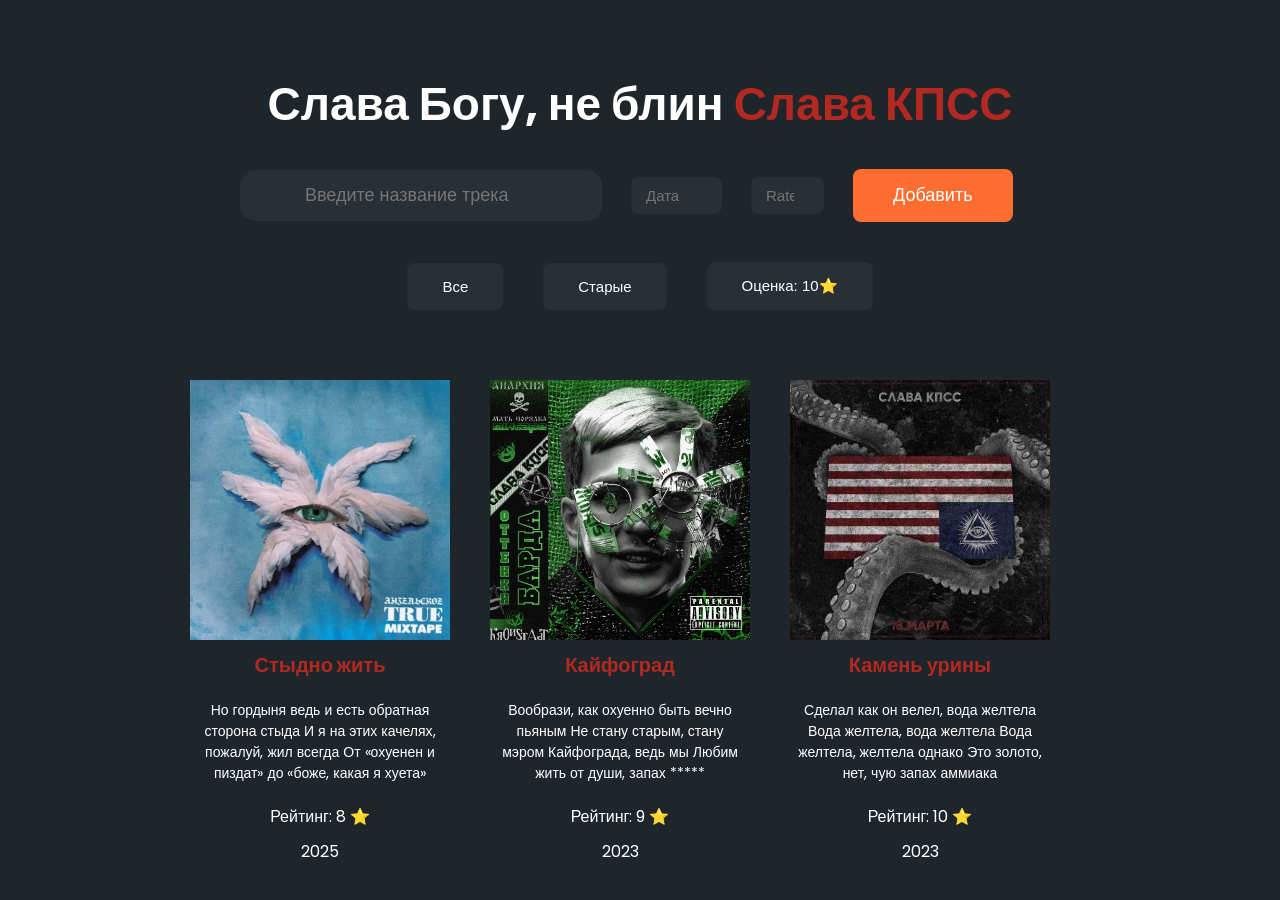
<file: index.html>
<!DOCTYPE html>
<html lang="en">
<head>
    <meta charset="UTF-8">
    <meta name="viewport" content="width=device-width, initial-scale=1.0">
    <title>Интерактивная дискография</title>
    <link rel="stylesheet" href="./style.css">
</head>
<body>
    <h1>Слава Богу, не блин <span>Слава КПСС</span></h1>
    <div class="form__input">
        <input type="text" placeholder="Введите название трека" class="track__name">
        <input type="number" placeholder="Дата" min="2008" max="2025" class="time">
        <input type="number" placeholder="Rate" min="1", max="10" class="rate">
        <button class="btn__add-film">Добавить</button>
    </div>
   <div class="filters">
        <button class="filter-btn" data-filter="all">Все</button>
        <button class="filter-btn" data-filter="watched">Старые</button>
        <button class="filter-btn" data-filter="unwatched">Оценка: 10⭐</button>
   </div>
    <div class="cards__wrap">
        <div class="card">
            <img src="./image/true.webp" alt="" class="card__image">
            <h4 class="card-track__name">Стыдно жить</h4>
            <p class="desc">Но гордыня ведь и есть обратная сторона стыда
                И я на этих качелях, пожалуй, жил всегда
                От «охуенен и пиздат» до «боже, какая я хуета»</p>
            <p class="card__rate">Рейтинг: 8 ⭐</p>
            <p class="card__date">2025</p>
        </div>
        <div class="card">
            <img src="./image/bard.png" alt="" class="card__image">
            <h4 class="card-track__name">Кайфоград</h4>
            <p class="desc">Вообрази, как охуенно быть вечно пьяным
                Не стану старым, стану мэром Кайфограда, ведь мы
                Любим жить от души, запах *****</p>
            <p class="card__rate">Рейтинг: 9 ⭐</p>
            <p class="card__date">2023</p>
        </div>
        <div class="card">
            <img src="./image/usa.jpg" alt="" class="card__image">
            <h4 class="card-track__name">Камень урины</h4>
            <p class="desc"> Сделал как он велел, вода желтела
                Вода желтела, вода желтела
                Вода желтела, желтела однако
                Это золото, нет, чую запах аммиака</p>
            <p class="card__rate">Рейтинг: 10 ⭐</p>
            <p class="card__date">2023</p>
        </div>
    </div>
    <script src="./script.js"></script>
</body>
</html>
</file>
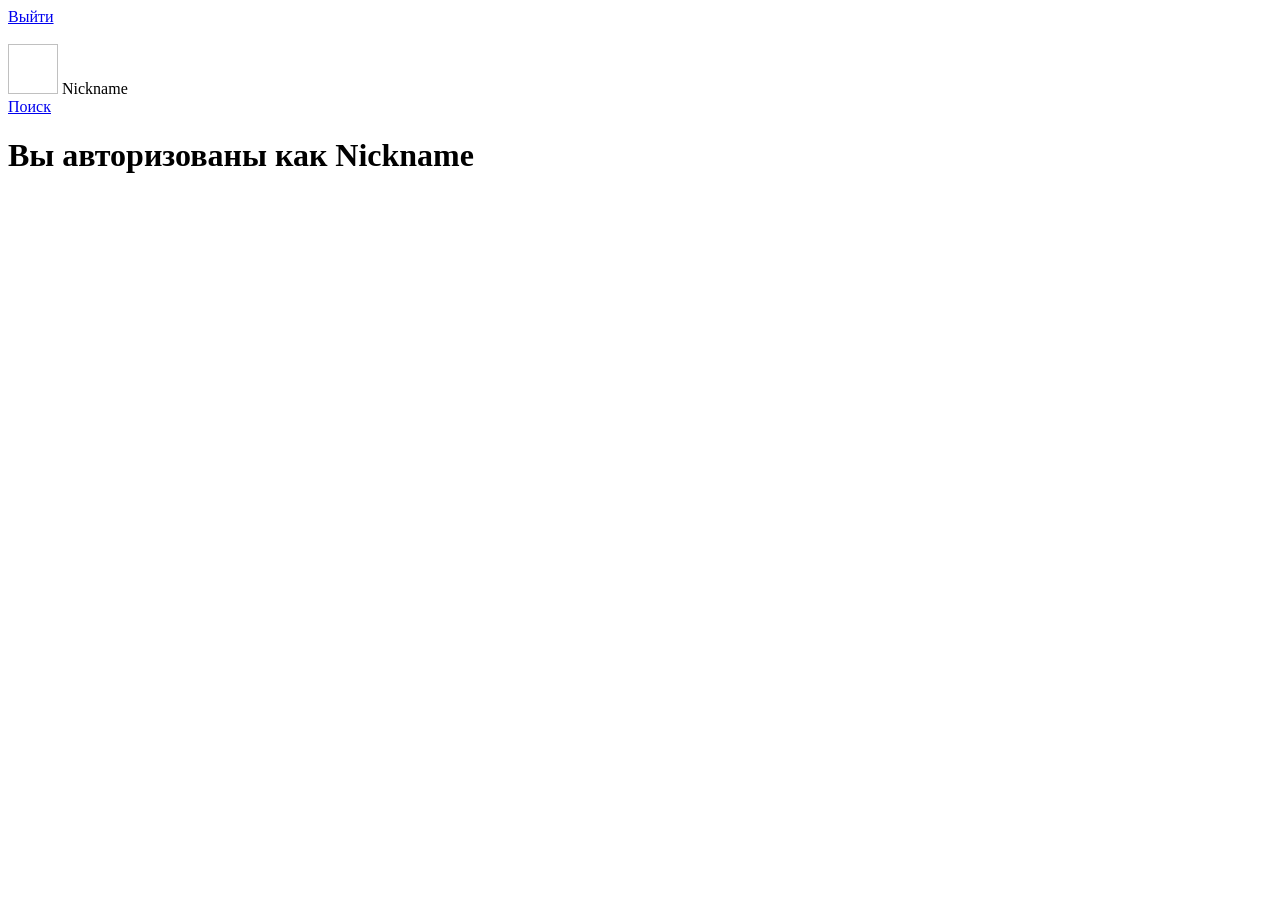
<file: pwa (1)/pwa/src/main/resources/templates/index.html>
<!DOCTYPE html>
<html xmlns:th="http://www.thymeleaf.org">
<head>
    <meta charset="UTF-8">
    <meta name="viewport" content="width=device-width">
    <link rel="stylesheet" th:href="@{/css/profileStyle.css}">
    <link rel="stylesheet" th:href="@{/css/polosaStyle.css}"/>
    <link rel="stylesheet" th:href="@{/css/tcal.css}">
    <link rel="stylesheet" th:href="@{/css/indexStyle.css}">
    <link rel="shortcut icon" th:href="@{/images/icon.png}" type="image/png">
    <title>Profile</title>
    <script src="https://ajax.googleapis.com/ajax/libs/jquery/3.5.1/jquery.min.js"></script>
    <script th:src="@{/js/tcal.js}"></script>


    <meta name="_csrf" th:content="${_csrf.token}" />
    <meta name="_csrf_header" th:content="${_csrf.headerName}" />
</head>
<body>
<div id="container">
    <div id="header-wrapper">
        <div id="polosa">
            <div id="search-exit">
                <form id="logoutForm" action="#" th:action="@{/logout}" method="post">
                    <a href="#" th:href="@{/logout}" th:text="#{button.exit}" class="exit">Выйти</a>
                </form>
                <a th:href="@{/}"><img th:src="@{/images/logotype.png}" alt="" class="logo"></a>
                <div id="session">
                    <a th:href = "@{'/user/' + ${nickname}}"><img th:src="@{/images/avatar.png}" class="avatar-session" alt="" width="50px" height="50px"></a>
                    <a class="nick-session" id="nickname" th:text="${nickname}" th:href = "@{'/user/' + ${nickname}}">Nickname</a>
                </div>
                <a href="#" th:href="@{/search}" th:text="#{button.search}" class="exit">Поиск</a>
            </div>
        </div>
    </div>
    <div id="content-wrapper">
        <div class="publications" id="content-publications">
            <h1>Вы авторизованы как <span th:text="${nickname}">Nickname</span></h1>
        </div>
        <div class="albums" id="content-album"></div>
        <div class="one-album" id="content-one-album"></div>
    </div>
</div>
</body>
</html>
</file>
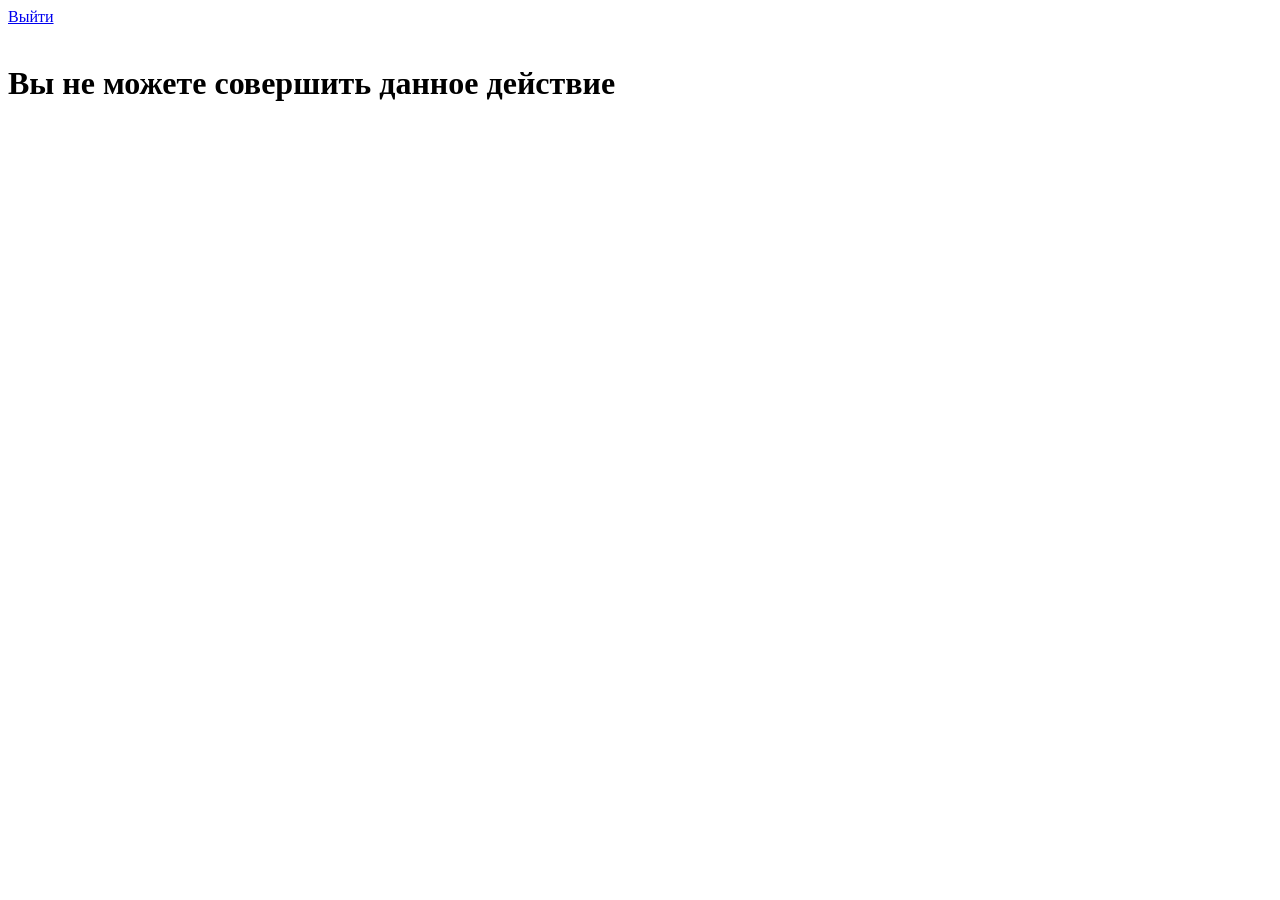
<file: pwa (1)/pwa/src/main/resources/templates/access-denied.html>
<!DOCTYPE html>
<html  xmlns:th="https://www.thymeleaf.org">

<head>
    <meta charset="UTF-8">
    <meta name="viewport" content="width=device-width">
    <link rel="stylesheet" th:href="@{/css/profileStyle.css}">
    <link rel="stylesheet" th:href="@{/css/formStyle.css}">
    <link rel="stylesheet" th:href="@{/css/polosaStyle.css}"/>
    <link rel="stylesheet" th:href="@{/css/img-error.css}"/>
    <link rel="shortcut icon" th:href="@{/images/icon.png}" type="image/png">
    <title>Profile</title>
    <script src="https://ajax.googleapis.com/ajax/libs/jquery/3.5.1/jquery.min.js"></script>

    <meta name="_csrf" th:content="${_csrf.token}" />
    <meta name="_csrf_header" th:content="${_csrf.headerName}" />

</head>

<body>
<div id="container">
    <div id="header-wrapper">
        <div id="polosa">
            <div id="search-exit">
                <form id="logoutForm" action="#" th:action="@{/logout}" method="post">
                    <a href="#" th:href="@{/logout}" th:text="#{button.exit}" class="exit">Выйти</a>
                </form>
                <a th:href="@{/}"><img th:src="@{/images/logotype.png}" alt="" class="logo"></a>
            </div>
        </div>
    </div>

    <div id="content-wrapper">
        <div class="publications" id="content-publications">
            <h1>Вы не можете совершить данное действие</h1>
        </div>
    </div>
</div>
</body>

</html>
</file>
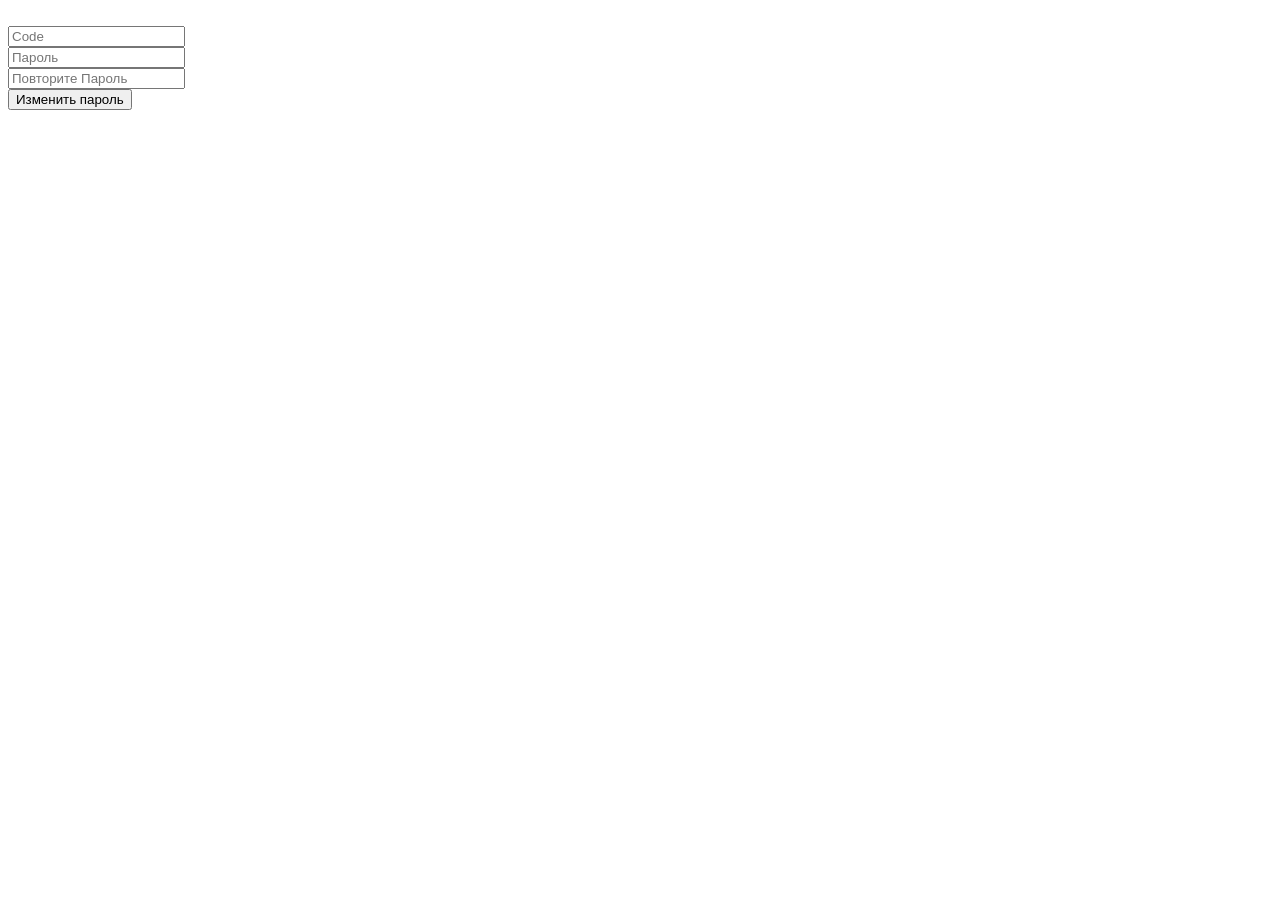
<file: pwa (1)/pwa/src/main/resources/templates/changePass.html>
<!DOCTYPE html>
<html xmlns:th="http://www.thymeleaf.org">

<head>
    <meta charset="UTF-8">
    <meta name="viewport" content="width=device-width">
	<link rel="shortcut icon" th:href="@{/images/icon.png}" type="image/png">
    <title>Change password</title>
    <link rel="stylesheet" th:href="@{/css/changePass.css}">
    <link rel="stylesheet" th:href="@{/css/formStyle.css}">
    <link href="https://fonts.googleapis.com/css2?family=Roboto:wght@300&display=swap" rel="stylesheet">
    <script th:src="@{https://snipp.ru/cdn/jquery/2.1.1/jquery.min.js}"></script>
    <script th:src="@{/js/showPass.js}"></script>
</head>

<body>

    <div id="container">
        <div class="form-wrapper">
            <form action="#" th:action="@{/change_password}" method="post" class="auto" th:object="${codeForm}">
               <div id="logo">
                   <img th:src="@{images/bluelogotype.png}" alt="">
               </div>
	            
                <div id="field1">
                    <input type="text" placeholder="Code" th:placeholder="#{input.code}" th:field="*{code}">
                </div>
                
                <div id="field2">
                    <input type="password" class="password-input" id="password1" placeholder="Пароль" name="password" th:field="*{password}">
                    <a href="#" class="password-control" id="eye1" onclick="showPassword('#password1', '#eye1')"></a>
                </div>
                
                <div id="field3">
                    <input type="password" class="password-input" id="password2" placeholder="Повторите Пароль" name="password" th:field="*{passwordConfirm}">
                    <a href="#" class="password-control" id="eye1" onclick="showPassword('#password1', '#eye1')"></a>
                </div>
                
                <input type="submit" class="enter" value="Изменить пароль" th:value="#{button.changePass}" th:href="@{/login}"> 
            </form>
        </div>
    </div>
    
</body>
</html>
</file>
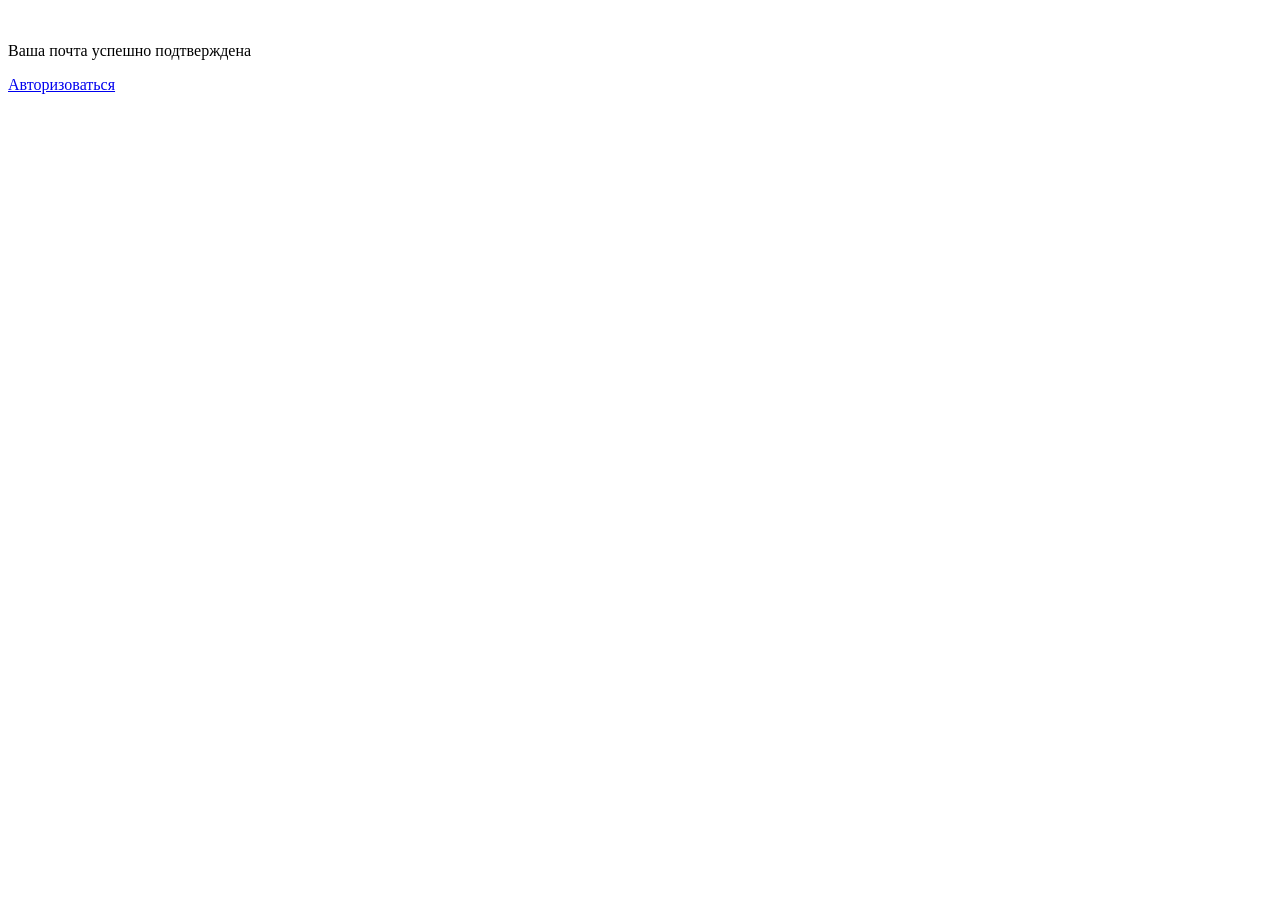
<file: pwa (1)/pwa/src/main/resources/templates/confirm.html>
<!DOCTYPE html>
<html xmlns:th="http://www.thymeleaf.org">
<head>
    <meta charset="UTF-8">
    <meta name="viewport" content="width=device-width">
    <link rel="shortcut icon" href="/images/icon.png" type="image/png">
    <title>Feed</title>
    <link rel="stylesheet" th:href="@{/css/confirmStyle.css}">
    <script th:src="@{https://ajax.googleapis.com/ajax/libs/jquery/3.5.1/jquery.min.js}"></script>
</head>
<body>
<div id="container">
    <div id="header-wrapper">
        <div id="polosa">
                <a href="#"><img th:src="@{images/logotype.png}" alt="" class="logo"></a>
        </div>
    </div>

    <div id="notification">
        <div id="text">
            <p th:text="#{confirmMessage}">Ваша почта успешно подтверждена</p>
        </div>
        <div id="close-button">
            <a href="#" th:href="@{/login}"><p class="close" th:text="#{button.autorization}">Авторизоваться</p></a>
        </div>
    </div>
</div>
</body>
</html>
</file>
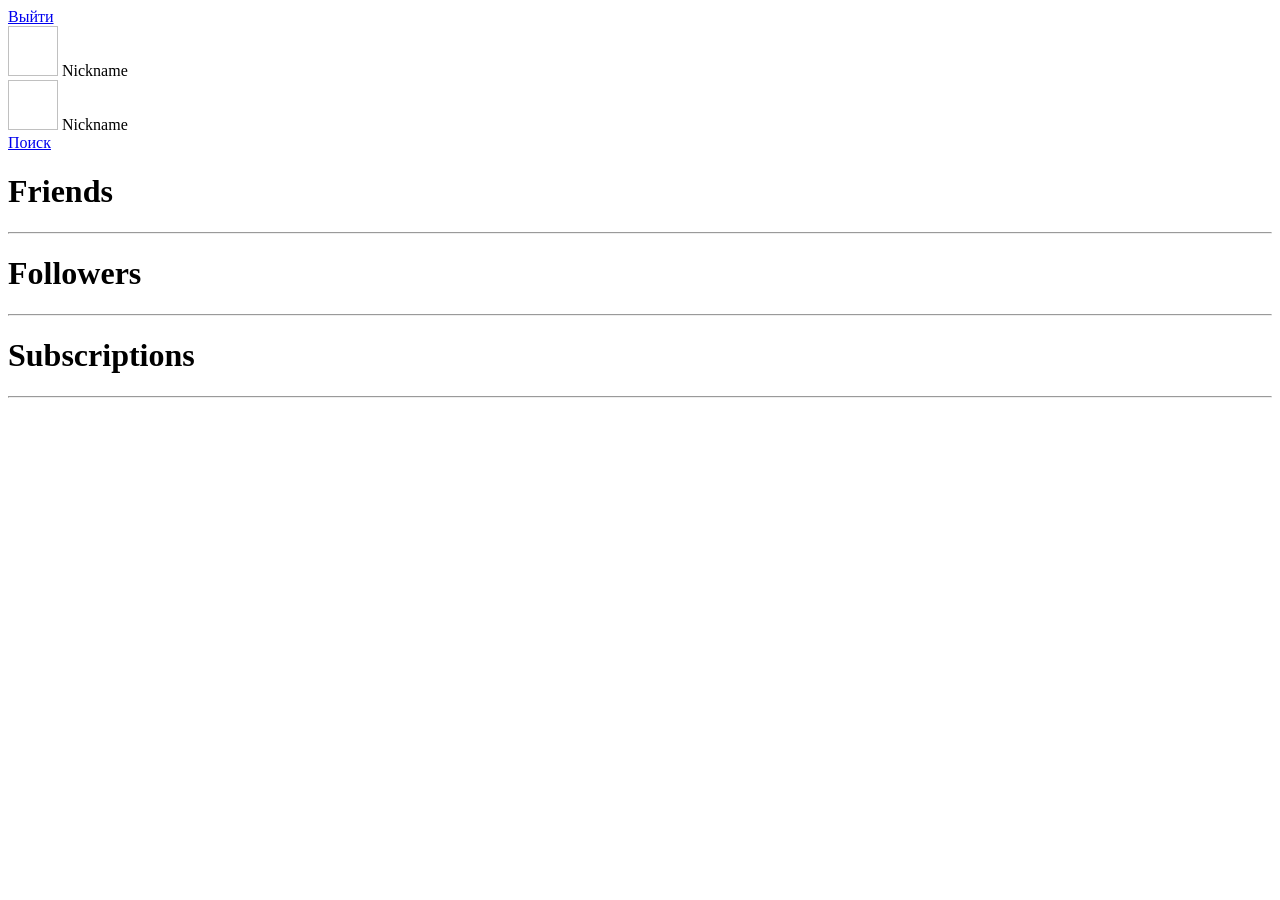
<file: pwa (1)/pwa/src/main/resources/templates/friendList.html>
<!DOCTYPE html>
<html xmlns:th="http://www.thymeleaf.org">
<head>
    <meta charset="UTF-8">
    <meta name="viewport" content="width=device-width">
    <link rel="shortcut icon" href="/images/icon.png" type="image/png">
    <title>Friend list</title>
    <link rel="stylesheet" th:href="@{/css/friendListStyle.css}">
    <link rel="stylesheet" th:href="@{/css/tcal.css}">
    <link rel="stylesheet" th:href="@{/css/polosaStyle.css}"/>
    <script th:src="@{https://ajax.googleapis.com/ajax/libs/jquery/3.5.1/jquery.min.js}"></script>
    <script th:src="@{/js/tcal.js}"></script>
    <script defer th:src="@{/js/friendListAJAX.js}"></script>
    
    <meta name="_csrf" th:content="${_csrf.token}" />
	<meta name="_csrf_header" th:content="${_csrf.headerName}" />
</head>
<body>
<div id="container">
    <div id="header-wrapper">
        <div id="polosa">
            <div id="search-exit">
                <a href="#" th:href="@{/logout}" class="exit">Выйти</a>
                <a th:href="@{/}"><img th:src="@{/images/logotype.png}" alt="" class="logo"></a>
                <div id="session">
                    <a th:href = "@{'/user/' + ${nickname}}"><img th:src="@{/images/avatar.png}" class="avatar-session" alt="" width="50px" height="50px"></a>
                    <a class="nick-session" id="nick" th:text="${nickname}" th:href = "@{'/user/' + ${nickname}}">Nickname</a>
                </div>
                 <div id="session">
                    <a th:href = "@{'/user/' + ${nicknameView}}"><img th:src="@{/images/avatar.png}" class="avatar-session" alt="" width="50px" height="50px"></a>
                    <a class="nick-session" id="nickView" th:text="${nicknameView}" th:href = "@{'/user/' + ${nicknameView}}">Nickname</a>
                </div>
                <a href="#" th:href="@{/search}" th:text="#{button.search}" class="exit">Поиск</a>
            </div>
        </div>
    </div>

    <div id="content-wrapper">
        <div id="content">
            <div id="list-wrapper">
                <div id="friends">
                    <h1>Friends</h1>
                   <hr id="start">
                </div>
                <div id="followers">
                    <h1>Followers</h1>
                   <hr id="start">
                </div>
                <div id="subscriptions">
                    <h1>Subscriptions</h1>
                   <hr id="start">
                </div>
            </div>
        </div>
    </div>
</div>
</body>
</html>
</file>
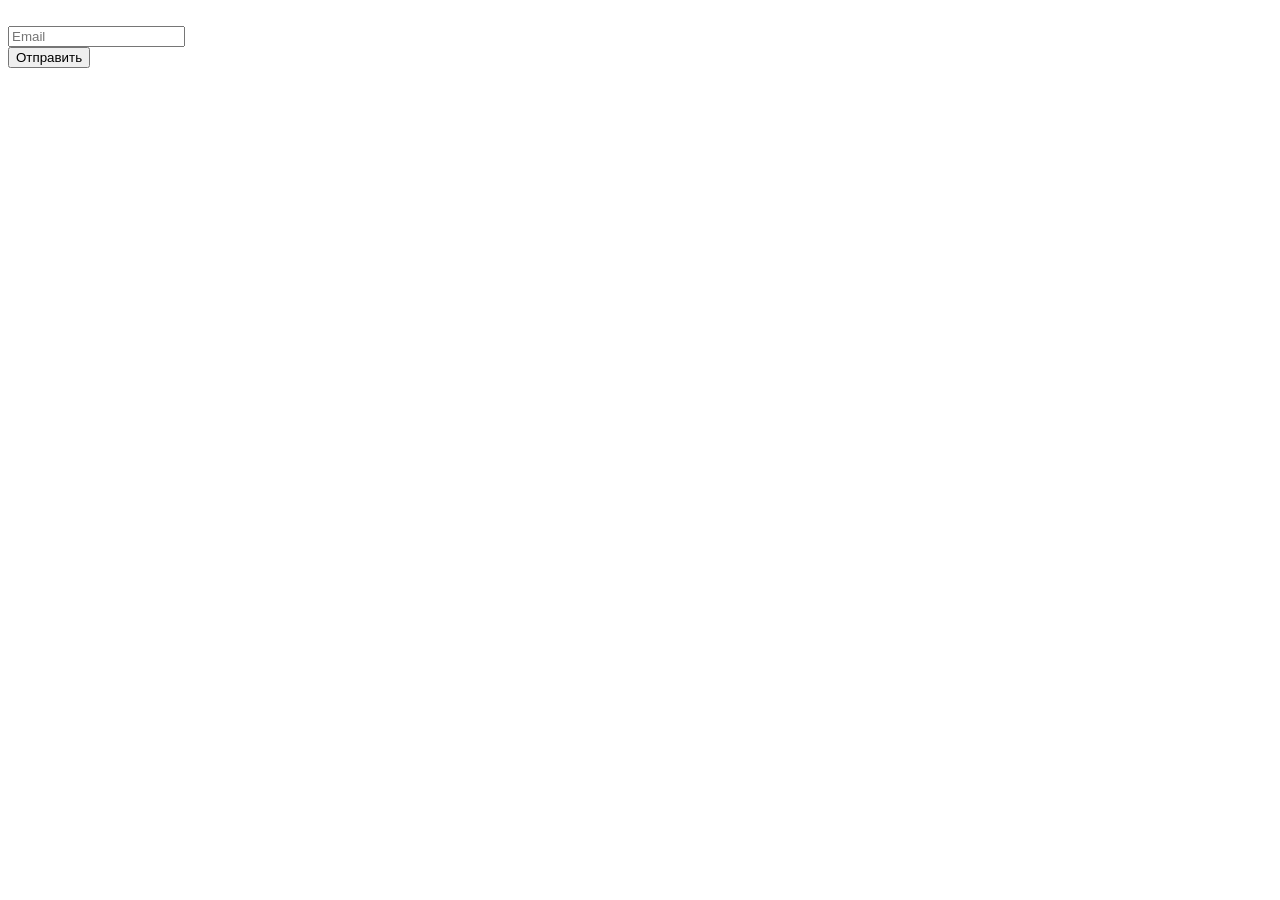
<file: pwa (1)/pwa/src/main/resources/templates/passwordRecovery.html>
<!DOCTYPE html>
<html xmlns:th="http://www.thymeleaf.org">

<head>
    <meta charset="UTF-8">
    <meta name="viewport" content="width=device-width">
    <link rel="shortcut icon" th:href="@{/images/icon.png}" type="image/png">
    <title>Change password</title>
    <link rel="stylesheet" th:href="@{/css/passwordRecovery.css}">
    <link rel="stylesheet" th:href="@{/css/formStyle.css}">
    <link href="https://fonts.googleapis.com/css2?family=Roboto:wght@300&display=swap" rel="stylesheet">
    <script th:src="@{https://snipp.ru/cdn/jquery/2.1.1/jquery.min.js}"></script>
	<script th:src="@{/static/js/notification.js}"></script>
</head>

	<body>
		<div id="container">
		    <div class="form-wrapper">
		        <form action="#" th:action="@{/recovery}" method="post" class="auto" th:object="${emailForm}">
		            <div id="logo">
		                <img th:src="@{/images/bluelogotype.png}" alt="">
		            </div>
		            
		            <div id="field1">
		                <input type="email" class="email" placeholder="Email" th:field="*{email}">
		            </div>
		            
		            <div id="field3">
		                <input type="submit" class="enter" value="Отправить" th:value="#{emailSubmit}" th:href="@{/change_password}">
		            </div>
		            
		        </form>
		    </div>
		</div>
	</body>
	
</html>
</file>
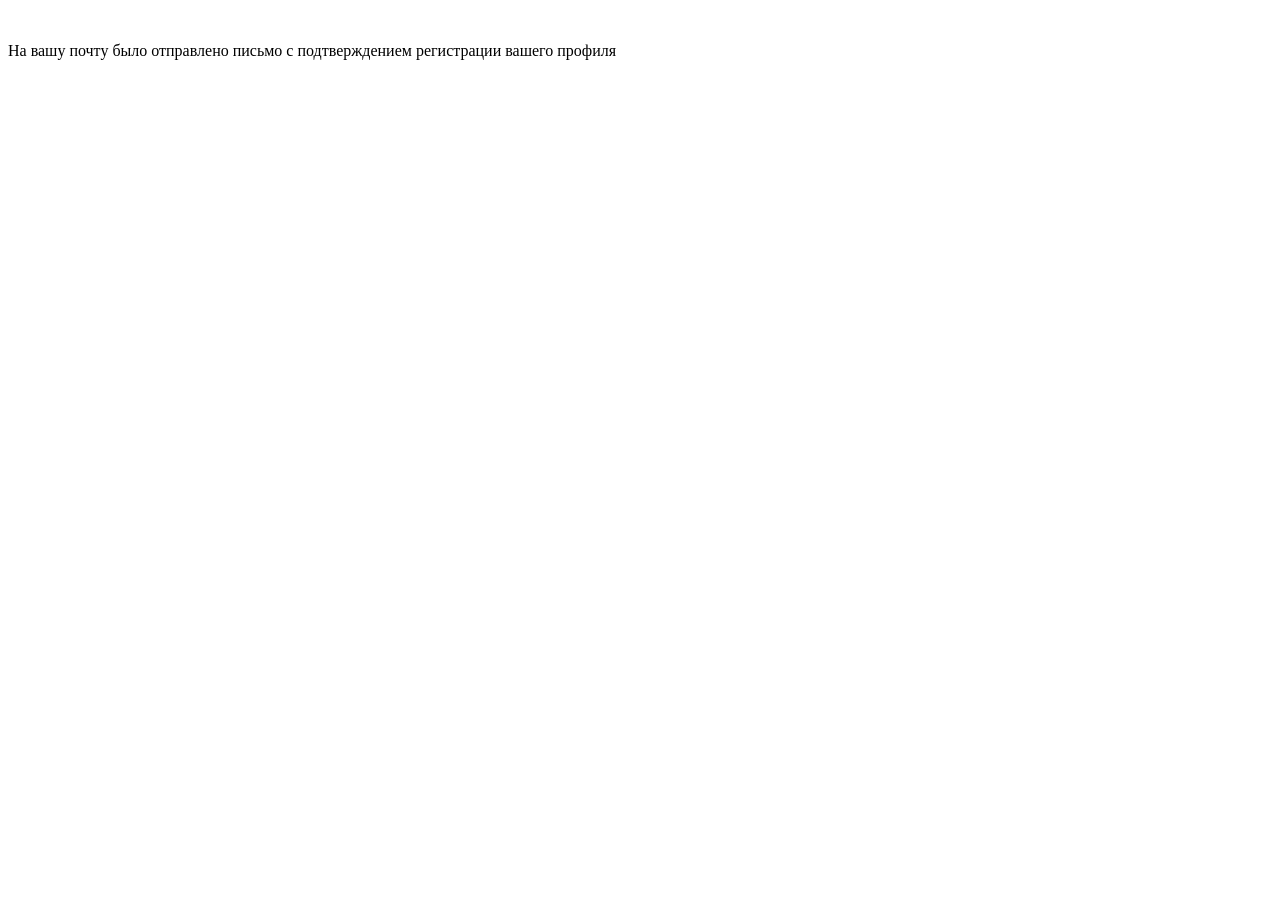
<file: pwa (1)/pwa/src/main/resources/templates/registrationNotification.html>
<!DOCTYPE html>
<html xmlns:th="http://www.thymeleaf.org">
<head>
    <meta charset="UTF-8">
    <meta name="viewport" content="width=device-width">
    <link rel="shortcut icon" href="/images/icon.png" type="image/png">
    <title>Feed</title>
    <link rel="stylesheet" th:href="@{/css/confirmStyle.css}">
    <script th:src="@{https://ajax.googleapis.com/ajax/libs/jquery/3.5.1/jquery.min.js}"></script>
</head>
<body>
<div id="container">
    <div id="header-wrapper">
        <div id="polosa">
            <a href="#"><img th:src="@{images/logotype.png}" alt="" class="logo"></a>
        </div>
    </div>

    <div id="notification">
        <div id="text">
            <p th:text="#{registrationMessage}">На вашу почту было отправлено письмо с подтверждением регистрации вашего профиля</p>
        </div>
    </div>
</div>
</body>
</html>
</file>
<file: style.css>
@import url('https://fonts.googleapis.com/css2?family=Poppins:wght@400;500;600&display=swap');

body{
    font-family: "Poppins", sans-serif;
    font-weight: 400;
    color: white;
    box-sizing: border-box;
    margin: 0;
    padding: 0;
    /* background: #283036; */
    background: #1e252b;
}

img{
    width: 260px;
    margin: 0;
    padding: 0;
}
p{
    margin: 0;
    padding: 0;
}
h2,h3,h4,h5,h6{
    margin: 0;
    padding: 0;
}
h1{
    text-align: center;
    font-size: 46px;
    margin-top: 70px;
    margin-bottom: 30px;
}
h1 span{
    color: #B32821;
}
.form__input {
    margin: 0 auto;
    max-width: 800px;
    margin-bottom: 40px;
}
.track__name {
    padding: 15px 65px;
    border-radius: 15px;
    color: white;
    font-size: 18px;
    background: #283036;
    border: transparent;
    margin-right: 25px;
}
.time{
    padding: 10px 15px;
    border-radius: 8px;
    color: white;
    font-size: 15px;
    background: #283036;
    border: transparent;
    margin-right: 25px;
}
.rate{
    padding: 10px 15px;
    border-radius: 8px;
    color: white;
    font-size: 15px;
    background: #283036;
    border: transparent;
    margin-right: 25px;
    
}
.btn__add-film{
    padding: 16px 40px;
    background: #FF6E30;
    font-size: 18px;
    font-weight: 500;
    border-radius: 8px;
    border: transparent;
    color: white;
    cursor: pointer;
}
.filters{
    display: flex;
    align-items: center;
    justify-content: center;
    gap: 40px;
}
.filter-btn{
    padding: 15px 35px;
    border-radius: 8px;
    color: white;
    font-size: 15px;
    background: #283036;
    border: transparent;
    cursor: pointer;
    transform: scale(1);
    transition: transform 0.3s ease, background 0.3s ease, border-color 0.3s ease; 
}
.filter-btn:hover{
    transform: scale(0.98);
}
.cards__wrap {
    display: flex;
    align-items: center;
    gap: 40px;  
    max-width: 900px;
    margin: 0 auto;
    margin-top: 70px;
    flex-wrap: wrap;
}
.card {
    display: flex;
    flex-direction: column;
    align-items: center;
    justify-content: center;
}
.card:hover {
    box-shadow: 0 1px 3px 1px rgba(0, 0, 0, 0.15), 0 1px 2px 0 rgba(0, 0, 0, 0.3);
    border-radius: 15px;
    backdrop-filter: blur(50px);    
}
.card-track__name {
    font-size: 20px;
    color: #B32821;
    text-align: center;
    margin-top: 10px;
    margin-bottom: 20px;
}
.desc {
    font-size: 14px;
    width: 245px;
    text-align: center;
    margin-bottom: 0;
    margin-bottom: 20px;
}
.card__rate {
    text-align: center;
    font-size: 16px;
    margin-bottom: 10px;
}
.card__date {
    text-align: center;
}
</file>
